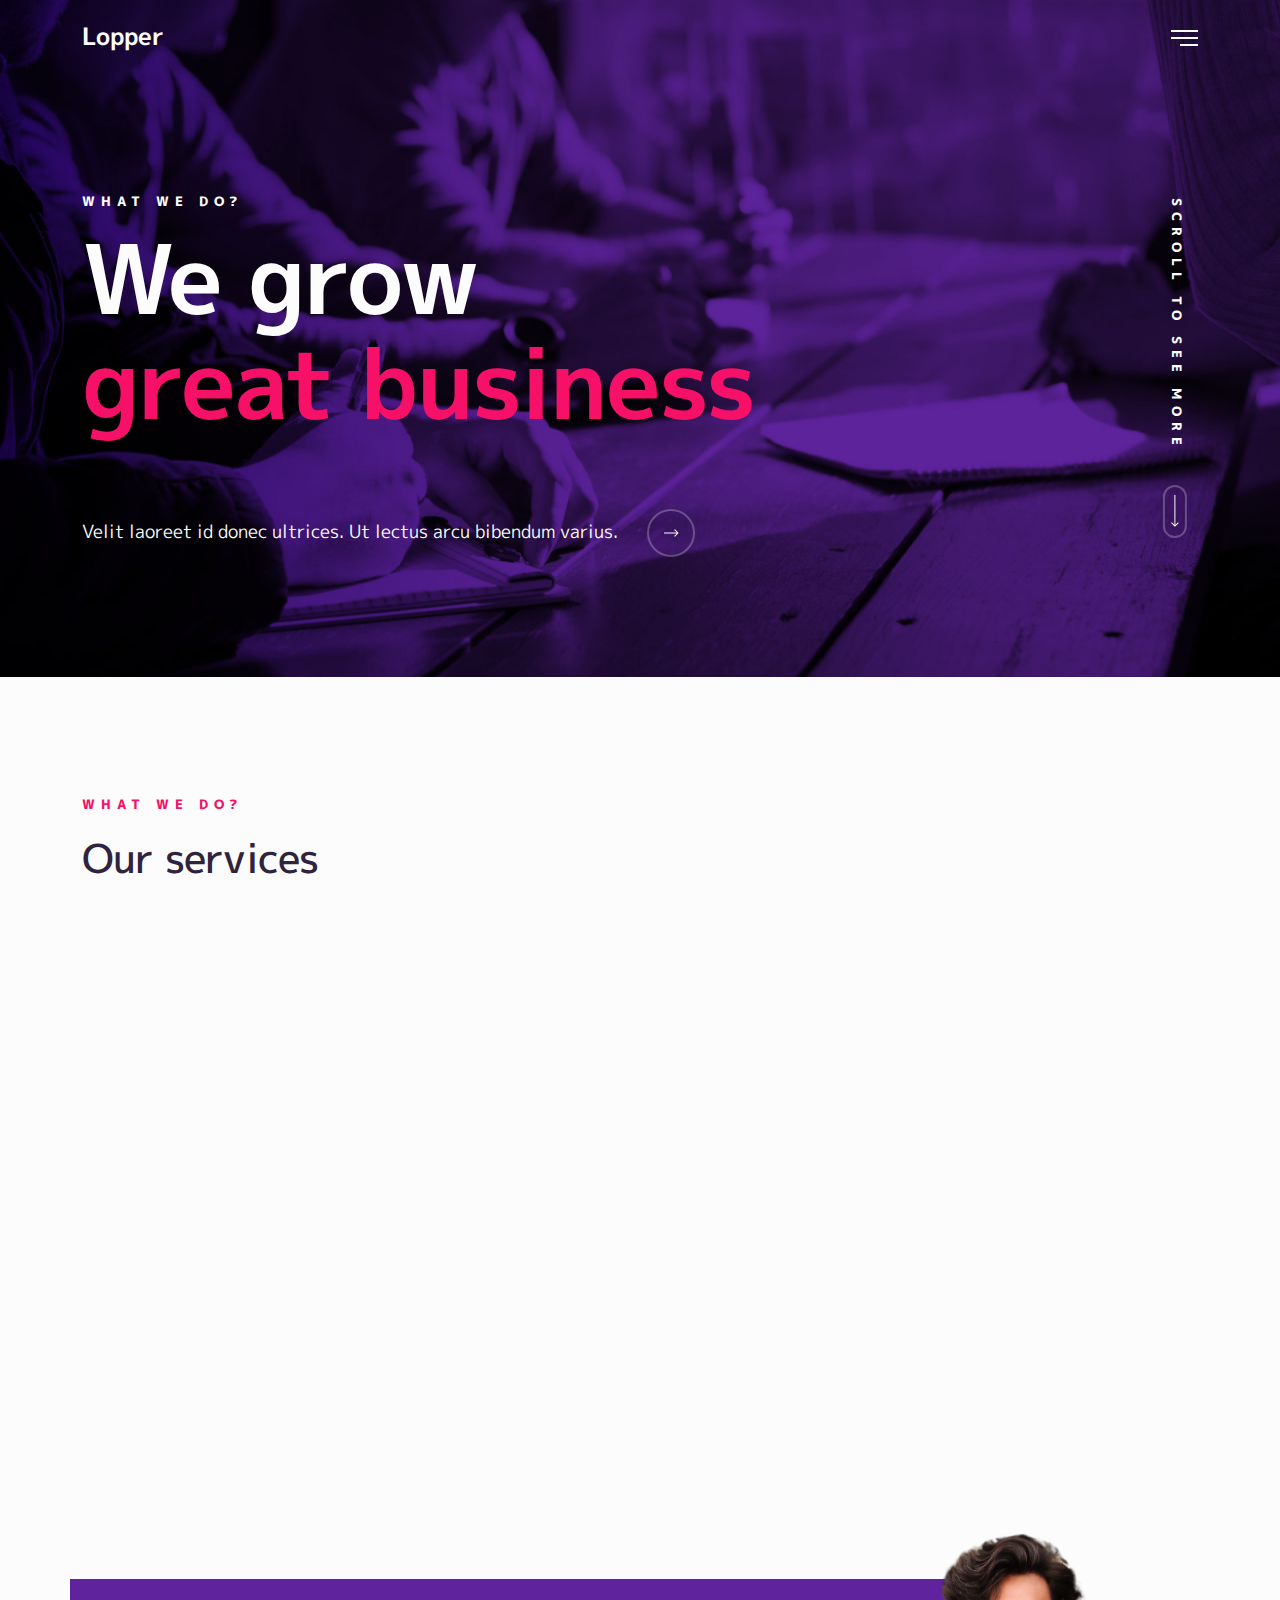
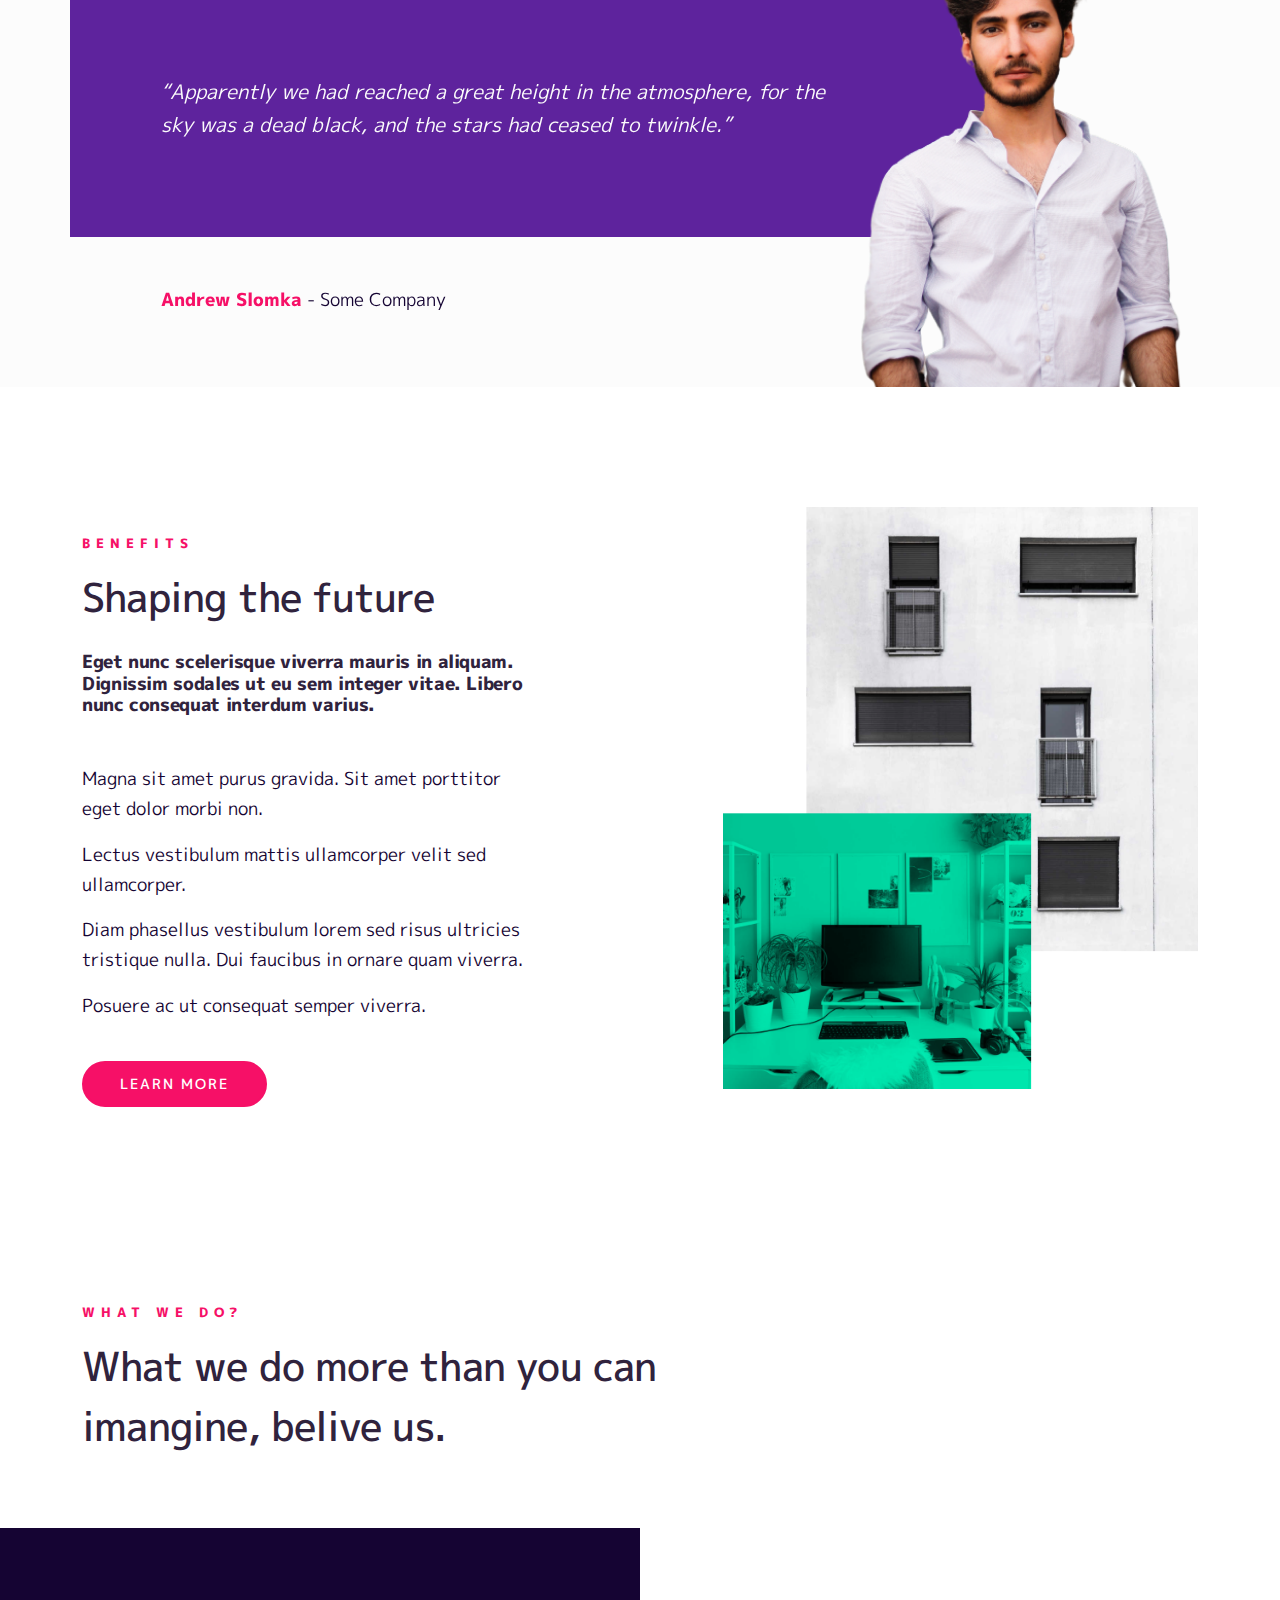
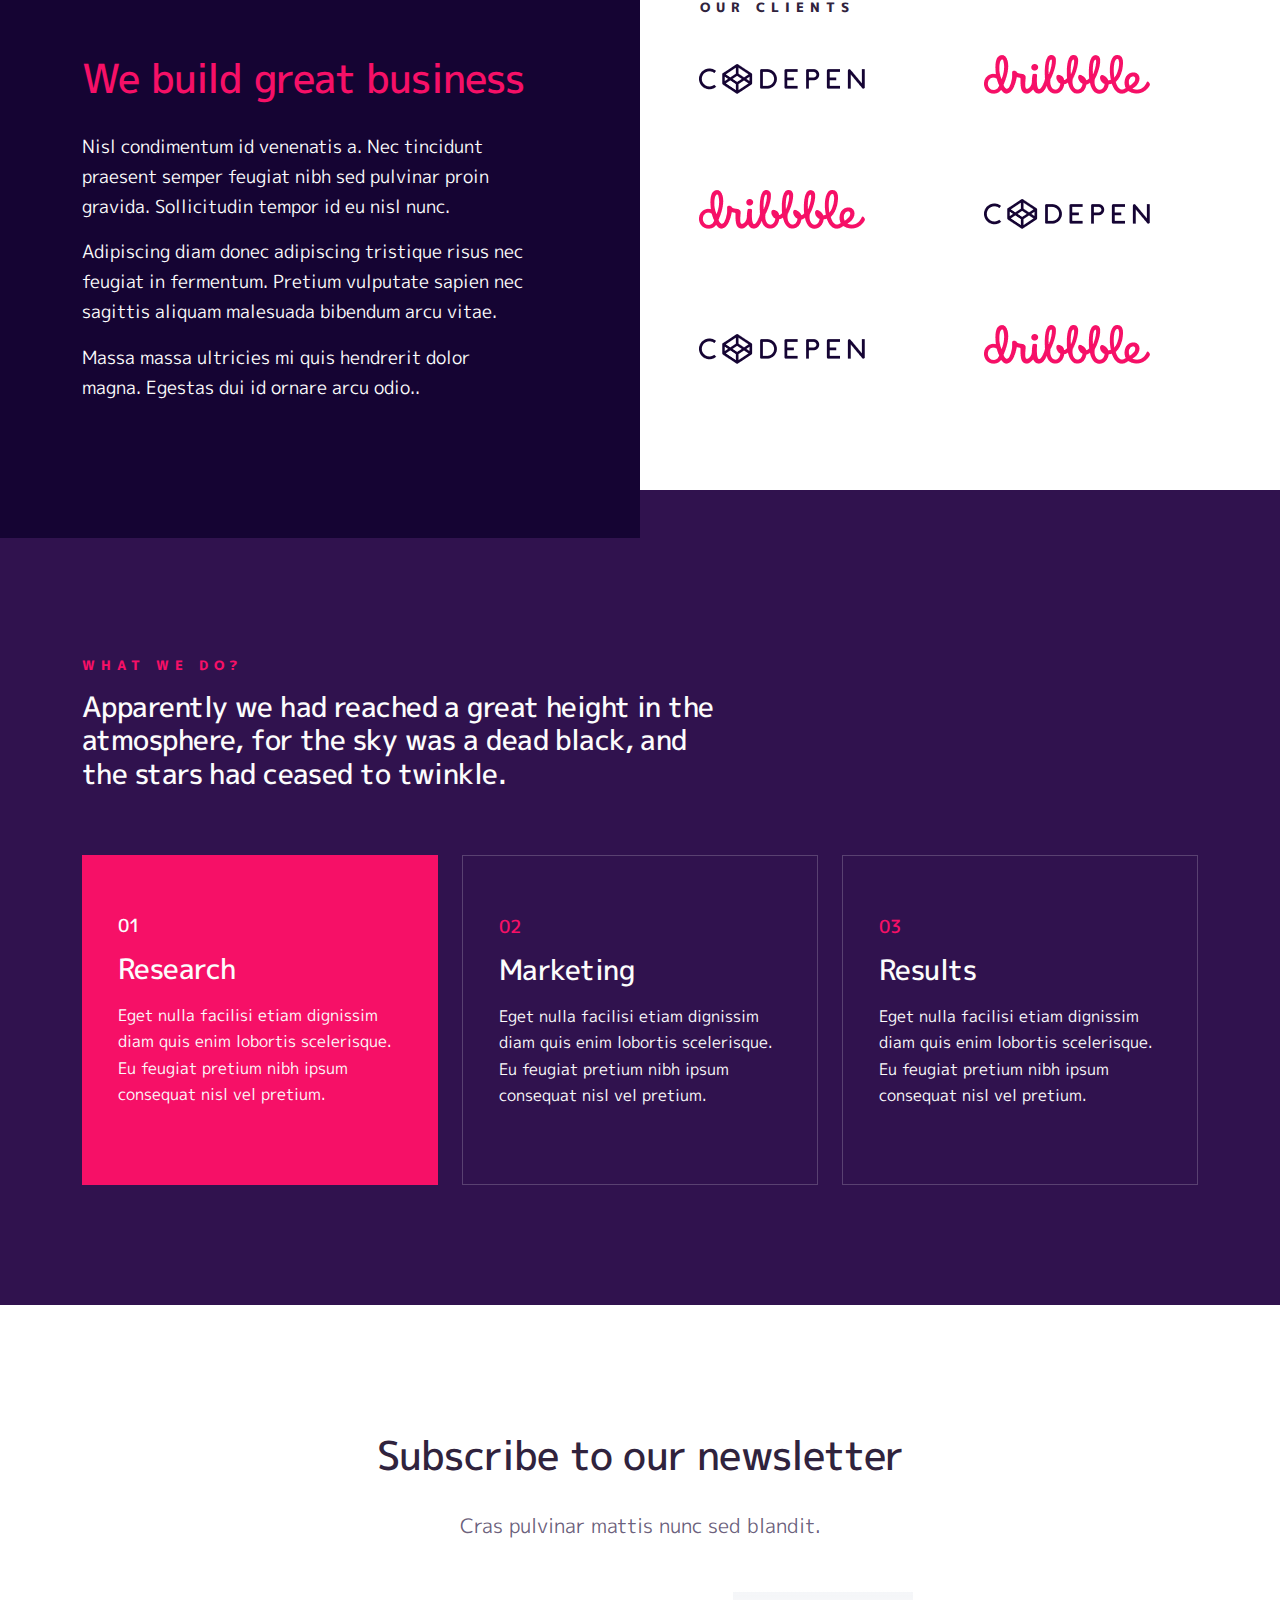
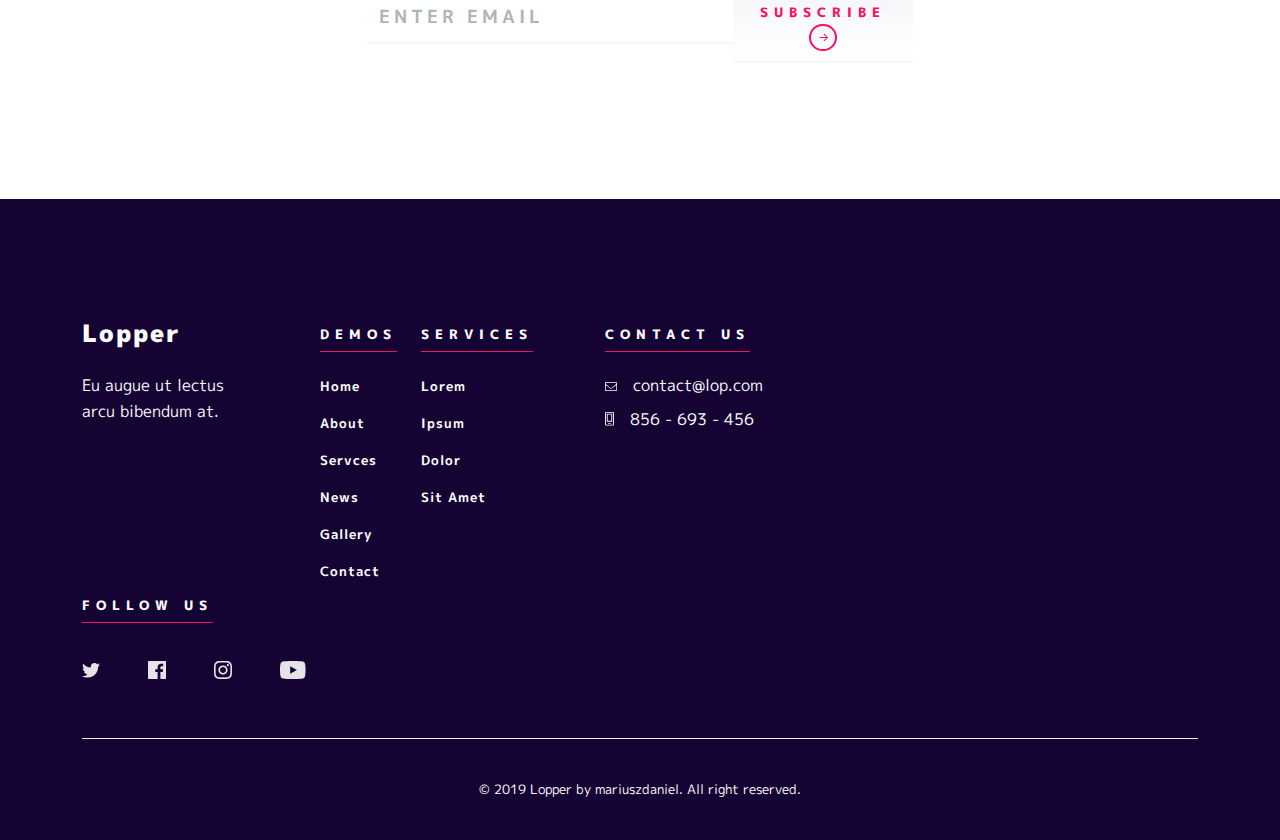
<file: lopper/index.html>
<!doctype html>
<html lang="en">

<head>
  <meta charset="utf-8">
  <title>Lopper | Landing Page</title>
  <meta name="viewport" content="width=device-width, initial-scale=1.0">
  <meta name="description" content="Bootstrap HTML landing page">
  <link href="assets/css/theme.css" rel="stylesheet" type="text/css" media="all"/>
  <link href="https://fonts.googleapis.com/css?family=M+PLUS+1p:400,500,700,800&display=swap" rel="stylesheet">
</head>
<body>


<div class="text-light" data-overlay>
  <img src="assets/img/heros/hero-1.jpg"
       srcset="assets/img/heros/hero-1@2x.png 2x"
       alt="Image"
       class="bg-image">

  <!--Navbar Menu-->
  <div class="position-relative overflow-hidden">
  <nav class="navbar navbar-expand-lg navbar-dark" data-sticky="top">
    <div class="container">
      <a class="navbar-brand" href="index.html">
        Lopper
      </a>

      <div class="d-flex align-items-center order-lg-3">
        <a href="javascript:;"
           class="js-canvas-toggle"
           title="Menu">
          <div class="hamburger-icon">
            <span></span>
            <span></span>
            <span></span>
            <span></span>
          </div>
        </a>
      </div>

      <div class="collapse navbar-collapse order-3 order-lg-2 justify-content-lg-center" id="navigation-menu">
        <ul class="navbar-nav">
          <li class="nav-item">
            <a href="javascript:;" class="nav-link" title="Home">Home</a>
          </li>
          <li class="nav-item">
            <a href="javascript:;" class="nav-link" title="Services">Services</a>
          </li>
          <li class="nav-item">
            <a href="javascript:;" class="nav-link" title="Work">Work</a>
          </li>
          <li class="nav-item">
            <a href="javascript:;" class="nav-link" title="About">About</a>
          </li>
        </ul>
      </div>
    </div>
  </nav>
</div>


  <!--Mobile Menu-->
  <div class="mobile-menu">
  <div class="mobile-menu__inner">
    <ul class="mobile-menu__inner__links">
      <li>
        <a href="javascript:;" title="Home">Home</a>
      </li>
      <li>
        <a href="javascript:;" title="Services">Services</a>
      </li>
      <li>
        <a href="javascript:;" title="Work">Work</a>
      </li>
      <li>
        <a href="javascript:;" title="About">About</a>
      </li>
    </ul>
  </div>
</div>




  <!--Section #1 (Hero)-->
  <section class="o-hidden">
    <div class="container">
      <div class="row justify-content-between">
        <div class="col-md-11">
          <div class="pb-5 text-center text-md-left">
            <h6 class="subtitle text-light text-small">What we do?</h6>
            <h1 class="display-1 text-light">We grow <span
              class="d-block text-pink">great business</span></h1>
          </div>
          <div class="text-large text-center text-md-left">
            Velit laoreet id donec ultrices. Ut lectus arcu bibendum varius.
            <a href="javascript:;" class="btn btn-outline-light rounded-circle ml-2 ml-md-4">
              <img src="assets/img/icons/arrows/arrow-right.svg" alt="Arrow right">
            </a>
          </div>
        </div>
        <div class="col-md-1 d-none d-md-flex p-0 pl-4 justify-content-center align-items-center">
          <p class="rotate-90 letter-spacing-6 weight-800 text-uppercase text-xs">Scroll to see more
            <a href="javascript:;" class="btn btn-outline-light flat-circle ml-4">
              <img src="assets/img/icons/arrows/arrow-long-right.svg" alt="Arrow down">
            </a>
          </p>
        </div>
      </div>
    </div>
  </section>
</div>


<!--Section #2 (Services)-->
<section class="bg-light pb-4 pb-md-5">
  <div class="container">
    <div class="row text-center text-md-left mb-4 mb-md-5">
      <div class="col-md">
        <h6 class="subtitle text-pink">What we do?</h6>
        <h1>Our services</h1>
      </div>
    </div>
    <div class="row text-center">
      <div class="col-md-6 col-lg-4 mb-4 mb-md-5 animation-pulse" data-aos="fade-up" data-aos-delay="100">
        <div class="mx-xl-4">
          <div class="icon icon-outline-pink rounded-circle mb-3">
            <img src="assets/img/icons/services/service-1.svg" data-inject-svg alt="Webdesign icon">
          </div>
          <h5>Webdesign</h5>
          <p class="text-muted">
            Tincidunt lobortis feugiat vivamus at augue eget. Risus feugiat in ante metus dictum. Amet aliquam id diam
            maecenas.
          </p>
        </div>
      </div>
      <div class="col-md-6 col-lg-4 mb-4 mb-md-5 animation-pulse" data-aos="fade-up" data-aos-delay="200">
        <div class="mx-xl-4">
          <div class="icon icon-outline-pink rounded-circle mb-3">
            <img src="assets/img/icons/services/service-2.svg" data-inject-svg alt="Webdev icon">
          </div>
          <h5>Webdev</h5>
          <p class="text-muted">
            Tincidunt lobortis feugiat vivamus at augue eget. Risus feugiat in ante metus dictum. Amet aliquam id diam
            maecenas.
          </p>
        </div>
      </div>
      <div class="col-md-6 col-lg-4 mb-4 mb-md-5 animation-pulse" data-aos="fade-up" data-aos-delay="300">
        <div class="mx-xl-4">
          <div class="icon icon-outline-pink rounded-circle mb-3">
            <img src="assets/img/icons/services/service-3.svg" data-inject-svg alt="Marketing icon">
          </div>
          <h5>Marketing</h5>
          <p class="text-muted">
            Tincidunt lobortis feugiat vivamus at augue eget. Risus feugiat in ante metus dictum. Amet aliquam id diam
            maecenas.
          </p>
        </div>
      </div>
      <div class="col-md-6 col-lg-4 mb-4 mb-md-5 animation-pulse" data-aos="fade-up" data-aos-delay="400">
        <div class="mx-xl-4">
          <div class="icon icon-outline-pink rounded-circle mb-3">
            <img src="assets/img/icons/services/service-3.svg" data-inject-svg alt="Marketing icon">
          </div>
          <h5>Marketing</h5>
          <p class="text-muted">
            Tincidunt lobortis feugiat vivamus at augue eget. Risus feugiat in ante metus dictum. Amet aliquam id diam
            maecenas.
          </p>
        </div>
      </div>
      <div class="col-md-6 col-lg-4 mb-4 mb-md-5 animation-pulse" data-aos="fade-up" data-aos-delay="500">
        <div class="mx-xl-4">
          <div class="icon icon-outline-pink rounded-circle mb-3">
            <img src="assets/img/icons/services/service-1.svg" data-inject-svg alt="Webdesign icon">
          </div>
          <h5>Webdesign</h5>
          <p class="text-muted">
            Tincidunt lobortis feugiat vivamus at augue eget. Risus feugiat in ante metus dictum. Amet aliquam id diam
            maecenas.
          </p>
        </div>
      </div>
      <div class="col-md-6 col-lg-4 mb-4 mb-md-5 animation-pulse" data-aos="fade-up" data-aos-delay="600">
        <div class="mx-xl-4">
          <div class="icon icon-outline-pink rounded-circle mb-3">
            <img src="assets/img/icons/services/service-2.svg" data-inject-svg alt="Webdev icon">
          </div>
          <h5>Webdev</h5>
          <p class="text-muted">
            Tincidunt lobortis feugiat vivamus at augue eget. Risus feugiat in ante metus dictum. Amet aliquam id diam
            maecenas.
          </p>
        </div>
      </div>
    </div>
  </div>
</section>


<!--Section #3 (Hero)-->
<section class="bg-light p-0 pt-3">
  <div class="container">
    <div class="row">
      <div class="col-12 col-lg-10 bg-purple py-0 py-md-4 py-xl-5">
        <div class="row">
          <div class="col-md-5 col-lg-9 offset-md-1">
            <div class="py-5 text-light lead font-italic">
              “Apparently we had reached a great height in the atmosphere, for the sky was a dead black, and the stars
              had
              ceased to twinkle.”
            </div>
          </div>
        </div>
      </div>
    </div>
    <div class="row pb-4">
      <div class="col-md-10">
        <div class="row">
          <div class="col-md-9 offset-md-1">
            <div class="pt-4 pt-md-5 pb-5 text-large">
              <span class="text-pink weight-800">Andrew Slomka</span> - Some Company
            </div>
          </div>
        </div>
      </div>
    </div>
    <img src="assets/img/testimonials/testimonial-1.png"
         srcset="assets/img/testimonials/testimonial-1@2x.png 2x"
         class="position-absolute bottom right mw-100 d-none d-md-block"
         alt="Portrait">
  </div>
</section>


<!--Section #4 (Features)-->
<section>
  <div class="container">
    <div class="row align-items-center text-center text-md-left">
      <div class="col-md-6 col-xl-5">
        <h6 class="subtitle text-pink">Benefits</h6>
        <h1>Shaping the future</h1>
        <h5 class="weight-800 mb-5">Eget nunc scelerisque viverra mauris in aliquam. Dignissim sodales ut eu sem integer
          vitae. Libero nunc
          consequat interdum varius.</h5>
        <div class="text-large pb-4">
          <p>Magna sit amet purus gravida. Sit amet porttitor eget dolor morbi non.</p>
          <p>Lectus vestibulum mattis ullamcorper velit sed ullamcorper.</p>
          <p>Diam phasellus vestibulum lorem sed risus ultricies tristique nulla. Dui faucibus in ornare quam
            viverra.</p>
          <p>Posuere ac ut consequat semper viverra.</p>
        </div>
        <a href="javascript:;" class="btn btn-pink btn-more">Learn more</a>
      </div>
      <div class="col-md-6 col-lg-6 col-xl-7 order-first order-md-last">
        <div class="row justify-content-center justify-content-md-end pb-5">
          <div class="col-8 col-md-11 col-xl-9">
            <img src="assets/img/features/feature-1.png"
                 srcset="assets/img/features/feature-1@2x.png 2x"
                 alt="Features image"
                 class="mw-100">
          </div>
        </div>
      </div>
    </div>
  </div>
</section>


<!--Section #5 (What we do)-->
<section class="pt-5 pb-2 pb-lg-5">
  <div class="container">
    <div class="row text-center text-md-left">
      <div class="col-lg-7">
        <h6 class="subtitle text-pink">What we do?</h6>
        <h1>What we do more than you can
          imangine, belive us.</h1>
      </div>
    </div>
  </div>
</section>


<!--Section #6 (Clients)-->
<section class="text-center text-md-left">
  <div class="bg-dark position-absolute left bottom w-50 h-100 d-none d-lg-block z-index-1">
  </div>
  <div class="container">
    <div class="row">
      <div class="col-lg-6 col-xl-5 text-light text-dark-down-md">
        <h1 class="text-pink">
          We build great business
        </h1>
        <p class="text-large">
          Nisl condimentum id venenatis a. Nec tincidunt praesent semper feugiat nibh sed pulvinar proin gravida.
          Sollicitudin tempor id eu nisl nunc.
        </p>
        <p class="text-large">
          Adipiscing diam donec adipiscing tristique risus nec feugiat in fermentum. Pretium vulputate sapien nec
          sagittis aliquam malesuada bibendum arcu vitae.
        </p>
        <p class="text-large">
          Massa massa ultricies mi quis hendrerit dolor magna. Egestas dui id ornare arcu odio..
        </p>
      </div>
      <div class="offset-xl-1 col-lg-6">
        <h6 class="subtitle pl-lg-4 pl-xl-5 pt-4 pt-lg-0 mt-lg-n5">Our clients</h6>
        <div class="row align-items-end text-center py-4 pb-lg-5 pt-lg-4">
          <div class="col-6">
            <img src="assets/img/clients/client-1.png"
                 srcset="assets/img/clients/client-1@2x.png 2x"
                 alt="Codepen">
          </div>
          <div class="col-6">
            <img src="assets/img/clients/client-2.png"
                 srcset="assets/img/clients/client-2@2x.png 2x"
                 alt="Dribble">
          </div>
        </div>
        <div class="row align-items-end text-center py-4 py-lg-5">
          <div class="col-6">
            <img src="assets/img/clients/client-2.png"
                 srcset="assets/img/clients/client-2@2x.png 2x"
                 alt="Dribble">
          </div>
          <div class="col-6">
            <img src="assets/img/clients/client-1.png"
                 srcset="assets/img/clients/client-1@2x.png 2x"
                 alt="Codepen">
          </div>
        </div>
        <div class="row align-items-end text-center py-4 py-lg-5">
          <div class="col-6">
            <img src="assets/img/clients/client-1.png"
                 srcset="assets/img/clients/client-1@2x.png 2x"
                 alt="Codepen">
          </div>
          <div class="col-6">
            <img src="assets/img/clients/client-2.png"
                 srcset="assets/img/clients/client-2@2x.png 2x"
                 alt="Dribble">
          </div>
        </div>
      </div>
    </div>
  </div>
</section>


<!--Section #7 (Cards section)-->
<section class="bg-purple-1 text-light mt-lg-n5">
  <div class="container">
    <div class="row text-center text-md-left pb-5 pt-lg-5">
      <div class="col-lg-7">
        <h6 class="subtitle text-pink">What we do?</h6>
        <h3 class="text-light">Apparently we had reached a great height in the atmosphere, for the sky was a dead black,
          and the stars had
          ceased to twinkle.</h3>
      </div>
    </div>
    <div class="row">
      <div class="col-md-6 col-lg-4 mb-3 mb-md-4 mb-lg-0">
        <div class="card active py-4 h-100 hover-box-shadow">
          <div class="card-body">
            <h5>01</h5>
            <h3>Research</h3>
            <p>
              Eget nulla facilisi etiam dignissim diam quis enim lobortis scelerisque. Eu feugiat pretium nibh ipsum
              consequat nisl vel pretium.
            </p>
          </div>
        </div>
      </div>
      <div class="col-md-6 col-lg-4 mb-3 mb-md-4 mb-lg-0">
        <div class="card py-4 h-100 hover-box-shadow">
          <div class="card-body">
            <h5>02</h5>
            <h3>Marketing</h3>
            <p>
              Eget nulla facilisi etiam dignissim diam quis enim lobortis scelerisque. Eu feugiat pretium nibh ipsum
              consequat nisl vel pretium.
            </p>
          </div>
        </div>
      </div>
      <div class="col-md-6 col-lg-4 mb-3 mb-md-4 mb-lg-0">
        <div class="card py-4 h-100 hover-box-shadow">
          <div class="card-body">
            <h5>03</h5>
            <h3>Results</h3>
            <p>
              Eget nulla facilisi etiam dignissim diam quis enim lobortis scelerisque. Eu feugiat pretium nibh ipsum
              consequat nisl vel pretium.
            </p>
          </div>
        </div>
      </div>
    </div>
  </div>
</section>


<!--Section #8 (Testimonials)-->
<!--<section class="bg-light pt-0">-->
<!--  <div class="container">-->
<!--    <div class="row text-center justify-content-center">-->
<!--      <div class="col-12">-->
<!--        <div class="row text-center justify-content-center">-->
<!--          <div class="col-lg-4">-->
<!--            <img src="assets/img/avatars/avatar-1.png"-->
<!--                 srcset="assets/img/avatars/avatar-1@2x.png 2x"-->
<!--                 alt="Avatar"-->
<!--                 class="mt-n5">-->
<!--          </div>-->
<!--        </div>-->
<!--      </div>-->
<!--    </div>-->
<!--  </div>-->
<!--</section>-->


<!--Section #9 (Call to action)-->
<section>
  <div class="container">
    <div class="row justify-content-center text-center">
      <div class="col-md-9 col-lg-6">
        <h1>Subscribe to our newsletter</h1>
        <p class="lead text-muted mb-4 mb-md-5">Cras pulvinar mattis nunc sed blandit.</p>
        <form name="form-subscribe" method="get">
          <div class="d-flex flex-column flex-sm-row form-group">
            <input class="form-control mb-3 mb-sm-0 w-auto flex-grow-1" name="email"
                   placeholder="Enter email" type="email" required>
            <button type="submit" class="btn btn-subscribe">
              <span>Subscribe</span>
              <div class="btn btn-sm btn-outline-pink btn-subscribe rounded-circle">
                <img src="assets/img/icons/arrows/arrow-subscribe-right.svg" alt="Arrow right">
              </div>
            </button>
          </div>
        </form>
      </div>
    </div>
  </div>
</section>


<!-- Footer -->
<footer class="footer text-light bg-body-color pb-4">
  <div class="container">
    <div class="row">
      <div class="col-md-2 col-lg-3 col-xl-2 mr-xl-5 mb-4 mb-md-0">
        <h4 class="mb-xl-4">Lopper</h4>
        <p>Eu augue ut lectus arcu bibendum at.</p>
      </div>
      <div class="col-md-auto col-lg-auto col-xl-auto mb-4 mb-md-0">
        <h6>Demos</h6>
        <ul class="nav flex-row flex-md-column">
          <li class="nav-item mr-3 mr-md-0">
            <a href="javascript:;" class="nav-link px-0 py-2">Home</a>
          </li>
          <li class="nav-item mr-3 mr-md-0">
            <a href="javascript:;" class="nav-link px-0 py-2">About</a>
          </li>
          <li class="nav-item mr-3 mr-md-0">
            <a href="javascript:;" class="nav-link px-0 py-2">Servces</a>
          </li>
          <li class="nav-item mr-3 mr-md-0">
            <a href="javascript:;" class="nav-link px-0 py-2">News</a>
          </li>
          <li class="nav-item mr-3 mr-md-0">
            <a href="javascript:;" class="nav-link px-0 py-2">Gallery</a>
          </li>
          <li class="nav-item mr-3 mr-md-0">
            <a href="javascript:;" class="nav-link px-0 py-2">Contact</a>
          </li>
        </ul>
      </div>
      <div class="col-md-auto col-lg-auto col-xl-auto mr-xl-5 mb-4 mb-md-0">
        <h6>Services</h6>
        <ul class="nav flex-row flex-md-column">
          <li class="nav-item mr-3 mr-md-0">
            <a href="javascript:;" class="nav-link px-0 py-2">Lorem</a>
          </li>
          <li class="nav-item mr-3 mr-md-0">
            <a href="javascript:;" class="nav-link px-0 py-2">Ipsum</a>
          </li>
          <li class="nav-item mr-3 mr-md-0">
            <a href="javascript:;" class="nav-link px-0 py-2">Dolor</a>
          </li>
          <li class="nav-item mr-3 mr-md-0">
            <a href="javascript:;" class="nav-link px-0 py-2">Sit Amet</a>
          </li>
        </ul>
      </div>
      <div class="col-md-auto col-lg-auto col-xl-2 mr-lg-3 mr-xl-5 mb-4 mb-md-0">
        <h6>Contact us</h6>
        <ul class="nav flex-column links-contact">
          <li class="nav-item d-flex align-items-center my-1">
            <img src="assets/img/icons/interface/mail.svg" class="mt-1" data-inject-svg alt="Mail icon">
            <a href="mailto:contact@lop.com" class="ml-3">contact@lop.com</a>
          </li>
          <li class="nav-item d-flex align-items-center my-1">
            <img src="assets/img/icons/interface/phone.svg" data-inject-svg alt="Phone icon">
            <a href="tel:856693456" class="ml-3">856 - 693 - 456</a>
          </li>
        </ul>
      </div>
      <div class="col-md-3 col-lg-3 col-xl-4 mb-4 mb-md-0">
        <h6>Follow us</h6>
        <ul class="nav links-contact">
          <li class="nav-item d-flex align-items-center my-1 my-xl-3 mr-3 mr-xl-5">
            <a href="javascript:;">
              <img src="assets/img/icons/social/twitter.svg" data-inject-svg alt="Twitter icon">
            </a>
          </li>
          <li class="nav-item d-flex align-items-center my-1 my-xl-3 mr-3 mr-xl-5">
            <a href="javascript:;">
              <img src="assets/img/icons/social/facebook.svg" data-inject-svg alt="Facebook icon">
            </a>
          </li>
          <li class="nav-item d-flex align-items-center my-1 my-xl-3 mr-3 mr-xl-5">
            <a href="javascript:;">
              <img src="assets/img/icons/social/instagram.svg" data-inject-svg alt="Instagram icon">
            </a>
          </li>
          <li class="nav-item d-flex align-items-center my-1 my-xl-3 mr-3 mr-xl-5">
            <a href="javascript:;">
              <img src="assets/img/icons/social/youtube.svg" data-inject-svg alt="Youtube icon">
            </a>
          </li>
        </ul>
      </div>
    </div>
    <div class="row my-1 my-xl-3">
      <div class="col">
        <hr>
      </div>
    </div>
    <div class="row justify-content-center">
      <div class="col-auto">
        <p class="text-xs">&copy; 2019 Lopper by mariuszdaniel. All right reserved.</p>
      </div>
    </div>
  </div>
</footer>


<!-- Back To Top Button -->



<!-- Scripts -->
<!-- Required vendor scripts (Do not remove) -->
<script type="text/javascript" src="assets/js/jquery.min.js"></script>
<script type="text/javascript" src="assets/js/popper.min.js"></script>
<script type="text/javascript" src="assets/js/bootstrap.js"></script>

<!-- Optional Vendor Scripts (Remove the plugin script here and comment initializer script out of index.js if site does not use that feature) -->
<!-- FontAwesome (Icon library) -->
<!--<script src="https://kit.fontawesome.com/066e2bacac.js"></script>-->
<!-- AOS (Animate On Scroll - animates elements into view while scrolling down) -->
<script type="text/javascript" src="assets/js/aos.js"></script>
<!-- Fancybox (handles image and video lightbox and galleries) -->
<script type="text/javascript" src="assets/js/jquery.fancybox.min.js"></script>
<!-- Swiper (handles touch enabled carousels and sliders) -->
<script type="text/javascript" src="assets/js/swiper.min.js"></script>
<!-- jarallax (parallax effect and video backgrounds) -->
<script type="text/javascript" src="assets/js/jarallax.min.js"></script>
<script type="text/javascript" src="assets/js/jarallax-element.min.js"></script>
<!-- jQuery Countdown (displays countdown text to a specified date) -->
<script type="text/javascript" src="assets/js/jquery.countdown.min.js"></script>
<!-- ScrollMonitor (manages events for elements scrolling in and out of view) -->
<script type="text/javascript" src="assets/js/scrollMonitor.js"></script>
<!-- SVGInjector (replaces img tags with SVG code to allow easy inclusion of SVGs with the benefit of inheriting colors and styles)-->
<script type="text/javascript" src="assets/js/svg-injector.umd.production.js"></script>
<!-- Required theme scripts (Do not remove) -->
<script type="text/javascript" src="assets/js/theme.js"></script>



</body>

</html>
</file>
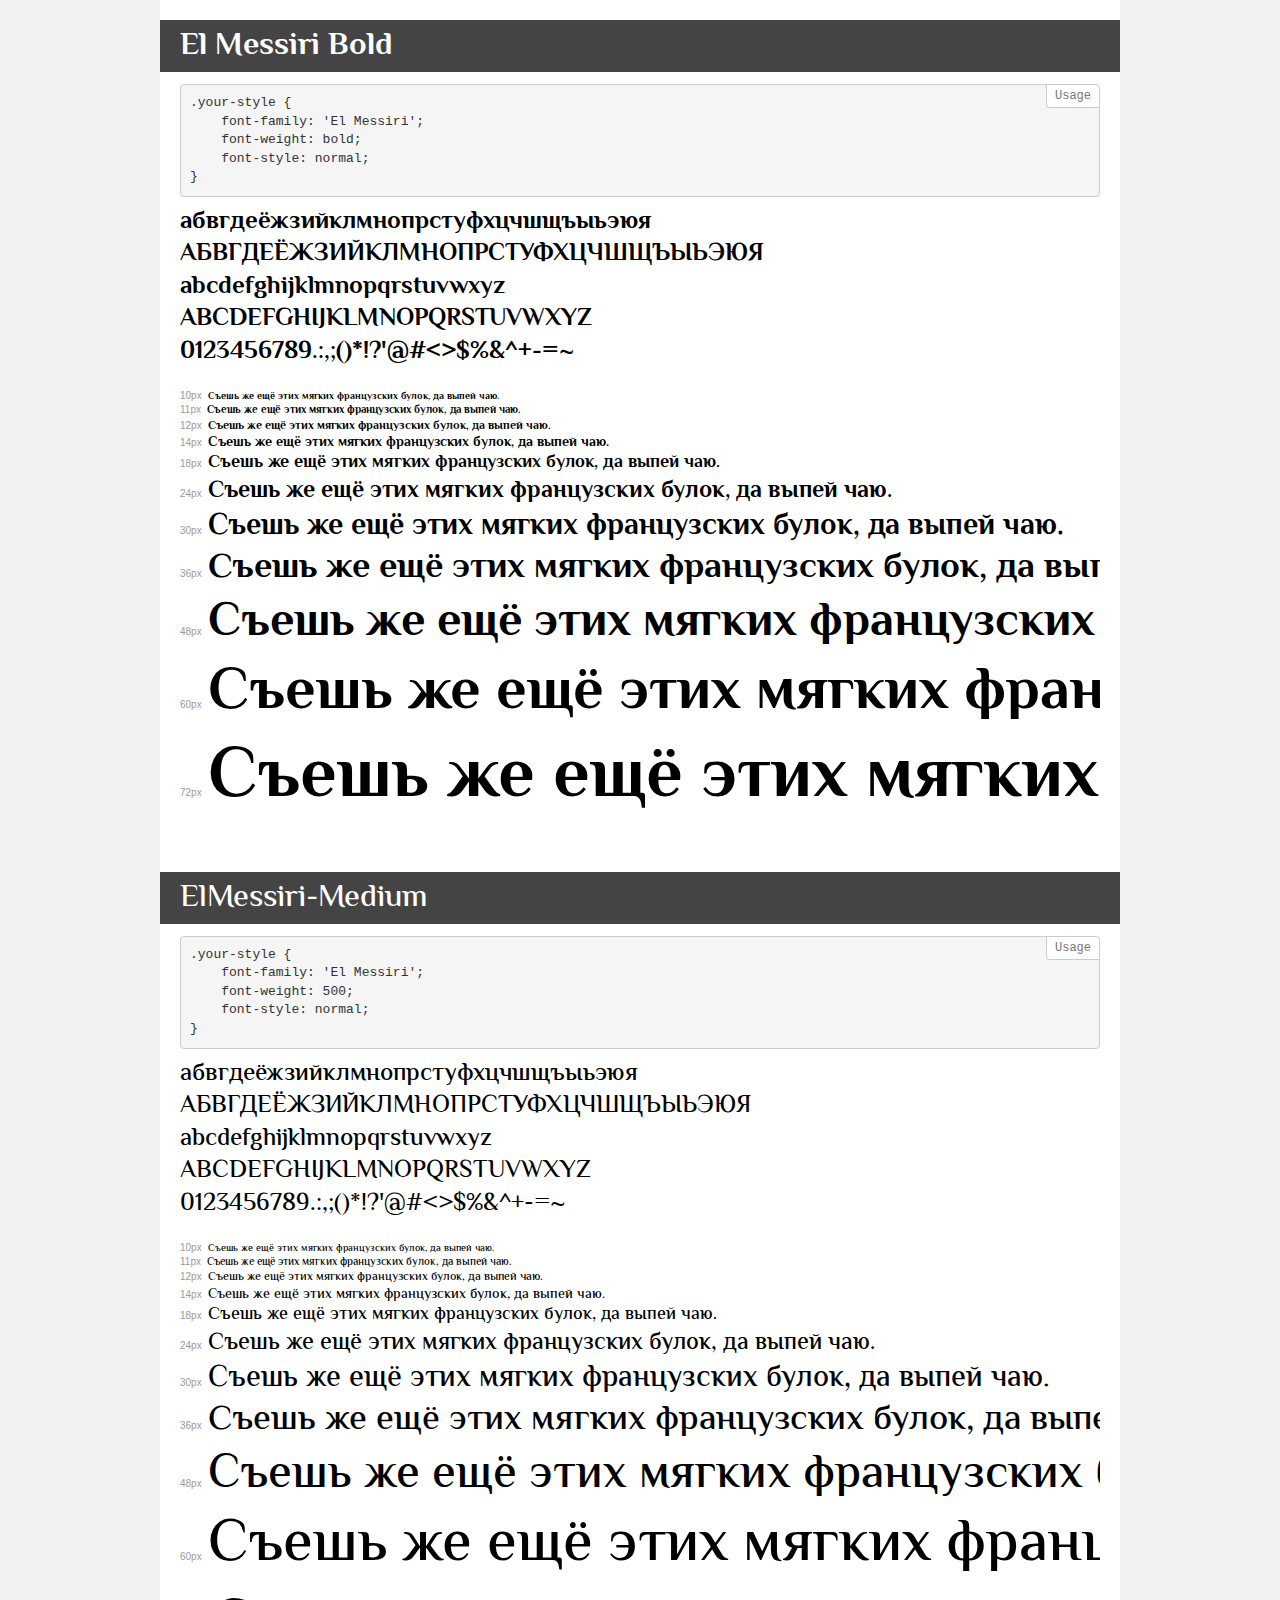
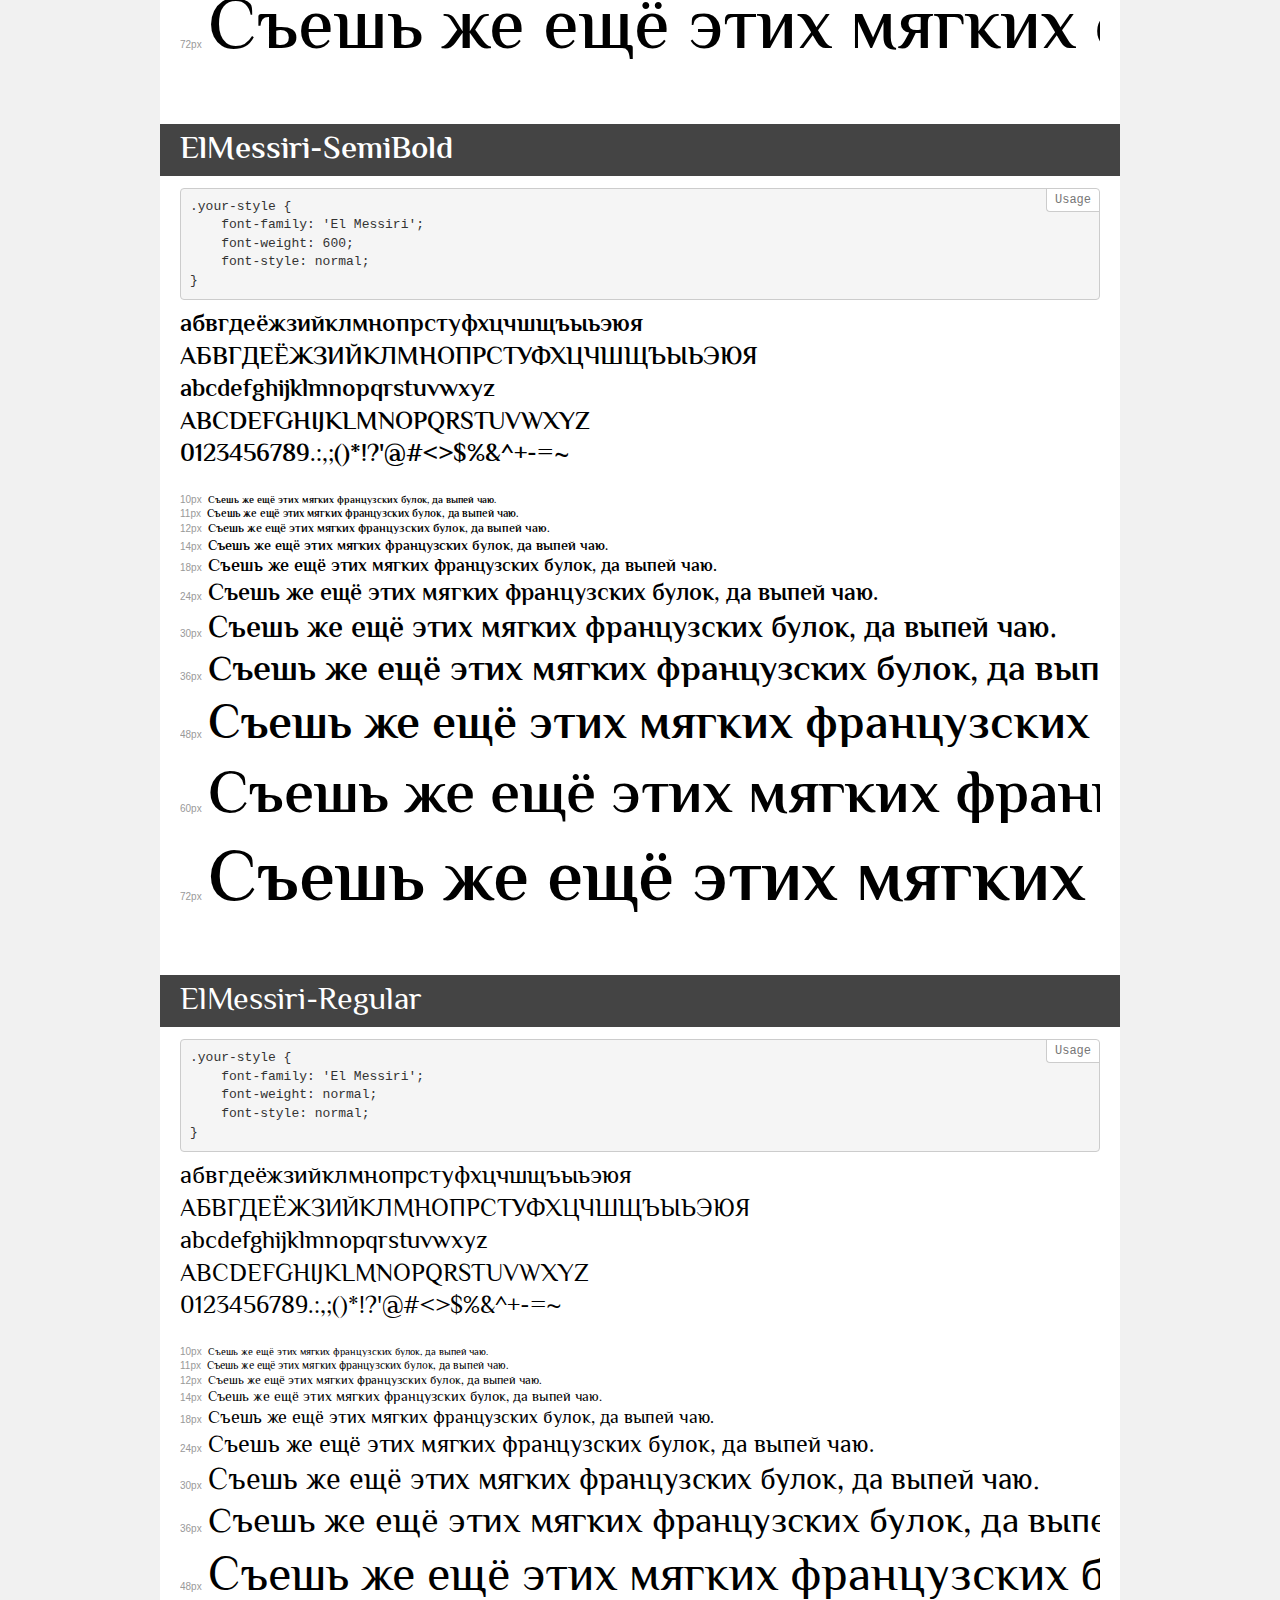
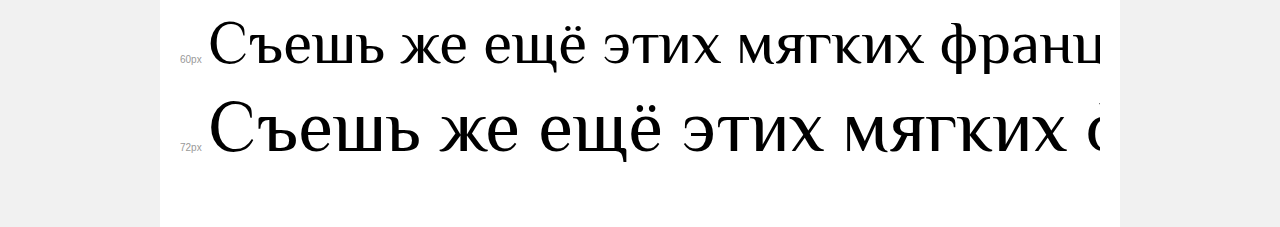
<file: Fooddo/fonts/ElMessiri/demo.html>
<!DOCTYPE html>
<html>
<head>
    <meta charset="utf-8">
    <meta http-equiv="X-UA-Compatible" content="IE=edge">
    <meta name="viewport" content="width=device-width, initial-scale=1">
    <meta name="robots" content="noindex, noarchive">
    <title>Transfonter demo</title>
    <link href="stylesheet.css" rel="stylesheet">
    <style>
        /*
        http://meyerweb.com/eric/tools/css/reset/
        v2.0 | 20110126
        License: none (public domain)
        */
        html, body, div, span, applet, object, iframe,
        h1, h2, h3, h4, h5, h6, p, blockquote, pre,
        a, abbr, acronym, address, big, cite, code,
        del, dfn, em, img, ins, kbd, q, s, samp,
        small, strike, strong, sub, sup, tt, var,
        b, u, i, center,
        dl, dt, dd, ol, ul, li,
        fieldset, form, label, legend,
        table, caption, tbody, tfoot, thead, tr, th, td,
        article, aside, canvas, details, embed,
        figure, figcaption, footer, header, hgroup,
        menu, nav, output, ruby, section, summary,
        time, mark, audio, video {
            margin: 0;
            padding: 0;
            border: 0;
            font-size: 100%;
            font: inherit;
            vertical-align: baseline;
        }
        /* HTML5 display-role reset for older browsers */
        article, aside, details, figcaption, figure,
        footer, header, hgroup, menu, nav, section {
            display: block;
        }
        body {
            line-height: 1;
        }
        ol, ul {
            list-style: none;
        }
        blockquote, q {
            quotes: none;
        }
        blockquote:before, blockquote:after,
        q:before, q:after {
            content: '';
            content: none;
        }
        table {
            border-collapse: collapse;
            border-spacing: 0;
        }
        /* common styles */
        body {
            background: #f1f1f1;
            color: #000;
        }
        .page {
            background: #fff;
            width: 920px;
            margin: 0 auto;
            padding: 20px 20px 0 20px;
            overflow: hidden;
        }
        .font-container {
            overflow-x: auto;
            overflow-y: hidden;
            margin-bottom: 40px;
            line-height: 1.3;
            white-space: nowrap;
            padding-bottom: 5px;
        }
        h1 {
            position: relative;
            background: #444;
            font-size: 32px;
            color: #fff;
            padding: 10px 20px;
            margin: 0 -20px 12px -20px;
        }
        .letters {
            font-size: 25px;
            margin-bottom: 20px;
        }
        .s10:before {
            content: '10px';
        }
        .s11:before {
            content: '11px';
        }
        .s12:before {
            content: '12px';
        }
        .s14:before {
            content: '14px';
        }
        .s18:before {
            content: '18px';
        }
        .s24:before {
            content: '24px';
        }
        .s30:before {
            content: '30px';
        }
        .s36:before {
            content: '36px';
        }
        .s48:before {
            content: '48px';
        }
        .s60:before {
            content: '60px';
        }
        .s72:before {
            content: '72px';
        }
        .s10:before, .s11:before, .s12:before, .s14:before,
        .s18:before, .s24:before, .s30:before, .s36:before,
        .s48:before, .s60:before, .s72:before {
            font-family: Arial, sans-serif;
            font-size: 10px;
            font-weight: normal;
            font-style: normal;
            color: #999;
            padding-right: 6px;
        }
        pre {
            display: block;
            position: relative;
            padding: 9px;
            margin: 0 0 10px;
            font-family: Monaco, Menlo, Consolas, "Courier New", monospace !important;
            font-size: 13px;
            line-height: 1.428571429;
            color: #333;
            font-weight: normal !important;
            font-style: normal !important;
            background-color: #f5f5f5;
            border: 1px solid #ccc;
            overflow-x: auto;
            border-radius: 4px;
        }
        pre:after {
            display: block;
            position: absolute;
            right: 0;
            top: 0;
            content: 'Usage';
            line-height: 1;
            padding: 5px 8px;
            font-size: 12px;
            color: #767676;
            background-color: #fff;
            border: 1px solid #ccc;
            border-right: none;
            border-top: none;
            border-radius: 0 4px 0 4px;
            z-index: 10;
        }
        /* responsive */
        @media (max-width: 959px) {
            .page {
                width: auto;
                margin: 0;
            }
        }
    </style>
</head>
<body>
<div class="page">
    <div class="demo" style="font-family: 'El Messiri'; font-weight: bold; font-style: normal;">
        <h1>El Messiri Bold</h1>
        <pre>.your-style {
    font-family: 'El Messiri';
    font-weight: bold;
    font-style: normal;
}</pre>
        <div class="font-container">
            <p class="letters">
                абвгдеёжзийклмнопрстуфхцчшщъыьэюя<br>
АБВГДЕЁЖЗИЙКЛМНОПРСТУФХЦЧШЩЪЫЬЭЮЯ<br>
abcdefghijklmnopqrstuvwxyz<br>
ABCDEFGHIJKLMNOPQRSTUVWXYZ<br>
                0123456789.:,;()*!?'@#<>$%&^+-=~
            </p>
            <p class="s10" style="font-size: 10px;">Съешь же ещё этих мягких французских булок, да выпей чаю.</p>
            <p class="s11" style="font-size: 11px;">Съешь же ещё этих мягких французских булок, да выпей чаю.</p>
            <p class="s12" style="font-size: 12px;">Съешь же ещё этих мягких французских булок, да выпей чаю.</p>
            <p class="s14" style="font-size: 14px;">Съешь же ещё этих мягких французских булок, да выпей чаю.</p>
            <p class="s18" style="font-size: 18px;">Съешь же ещё этих мягких французских булок, да выпей чаю.</p>
            <p class="s24" style="font-size: 24px;">Съешь же ещё этих мягких французских булок, да выпей чаю.</p>
            <p class="s30" style="font-size: 30px;">Съешь же ещё этих мягких французских булок, да выпей чаю.</p>
            <p class="s36" style="font-size: 36px;">Съешь же ещё этих мягких французских булок, да выпей чаю.</p>
            <p class="s48" style="font-size: 48px;">Съешь же ещё этих мягких французских булок, да выпей чаю.</p>
            <p class="s60" style="font-size: 60px;">Съешь же ещё этих мягких французских булок, да выпей чаю.</p>
            <p class="s72" style="font-size: 72px;">Съешь же ещё этих мягких французских булок, да выпей чаю.</p>
        </div>
    </div>
    <div class="demo" style="font-family: 'El Messiri'; font-weight: 500; font-style: normal;">
        <h1>ElMessiri-Medium</h1>
        <pre>.your-style {
    font-family: 'El Messiri';
    font-weight: 500;
    font-style: normal;
}</pre>
        <div class="font-container">
            <p class="letters">
                абвгдеёжзийклмнопрстуфхцчшщъыьэюя<br>
АБВГДЕЁЖЗИЙКЛМНОПРСТУФХЦЧШЩЪЫЬЭЮЯ<br>
abcdefghijklmnopqrstuvwxyz<br>
ABCDEFGHIJKLMNOPQRSTUVWXYZ<br>
                0123456789.:,;()*!?'@#<>$%&^+-=~
            </p>
            <p class="s10" style="font-size: 10px;">Съешь же ещё этих мягких французских булок, да выпей чаю.</p>
            <p class="s11" style="font-size: 11px;">Съешь же ещё этих мягких французских булок, да выпей чаю.</p>
            <p class="s12" style="font-size: 12px;">Съешь же ещё этих мягких французских булок, да выпей чаю.</p>
            <p class="s14" style="font-size: 14px;">Съешь же ещё этих мягких французских булок, да выпей чаю.</p>
            <p class="s18" style="font-size: 18px;">Съешь же ещё этих мягких французских булок, да выпей чаю.</p>
            <p class="s24" style="font-size: 24px;">Съешь же ещё этих мягких французских булок, да выпей чаю.</p>
            <p class="s30" style="font-size: 30px;">Съешь же ещё этих мягких французских булок, да выпей чаю.</p>
            <p class="s36" style="font-size: 36px;">Съешь же ещё этих мягких французских булок, да выпей чаю.</p>
            <p class="s48" style="font-size: 48px;">Съешь же ещё этих мягких французских булок, да выпей чаю.</p>
            <p class="s60" style="font-size: 60px;">Съешь же ещё этих мягких французских булок, да выпей чаю.</p>
            <p class="s72" style="font-size: 72px;">Съешь же ещё этих мягких французских булок, да выпей чаю.</p>
        </div>
    </div>
    <div class="demo" style="font-family: 'El Messiri'; font-weight: 600; font-style: normal;">
        <h1>ElMessiri-SemiBold</h1>
        <pre>.your-style {
    font-family: 'El Messiri';
    font-weight: 600;
    font-style: normal;
}</pre>
        <div class="font-container">
            <p class="letters">
                абвгдеёжзийклмнопрстуфхцчшщъыьэюя<br>
АБВГДЕЁЖЗИЙКЛМНОПРСТУФХЦЧШЩЪЫЬЭЮЯ<br>
abcdefghijklmnopqrstuvwxyz<br>
ABCDEFGHIJKLMNOPQRSTUVWXYZ<br>
                0123456789.:,;()*!?'@#<>$%&^+-=~
            </p>
            <p class="s10" style="font-size: 10px;">Съешь же ещё этих мягких французских булок, да выпей чаю.</p>
            <p class="s11" style="font-size: 11px;">Съешь же ещё этих мягких французских булок, да выпей чаю.</p>
            <p class="s12" style="font-size: 12px;">Съешь же ещё этих мягких французских булок, да выпей чаю.</p>
            <p class="s14" style="font-size: 14px;">Съешь же ещё этих мягких французских булок, да выпей чаю.</p>
            <p class="s18" style="font-size: 18px;">Съешь же ещё этих мягких французских булок, да выпей чаю.</p>
            <p class="s24" style="font-size: 24px;">Съешь же ещё этих мягких французских булок, да выпей чаю.</p>
            <p class="s30" style="font-size: 30px;">Съешь же ещё этих мягких французских булок, да выпей чаю.</p>
            <p class="s36" style="font-size: 36px;">Съешь же ещё этих мягких французских булок, да выпей чаю.</p>
            <p class="s48" style="font-size: 48px;">Съешь же ещё этих мягких французских булок, да выпей чаю.</p>
            <p class="s60" style="font-size: 60px;">Съешь же ещё этих мягких французских булок, да выпей чаю.</p>
            <p class="s72" style="font-size: 72px;">Съешь же ещё этих мягких французских булок, да выпей чаю.</p>
        </div>
    </div>
    <div class="demo" style="font-family: 'El Messiri'; font-weight: normal; font-style: normal;">
        <h1>ElMessiri-Regular</h1>
        <pre>.your-style {
    font-family: 'El Messiri';
    font-weight: normal;
    font-style: normal;
}</pre>
        <div class="font-container">
            <p class="letters">
                абвгдеёжзийклмнопрстуфхцчшщъыьэюя<br>
АБВГДЕЁЖЗИЙКЛМНОПРСТУФХЦЧШЩЪЫЬЭЮЯ<br>
abcdefghijklmnopqrstuvwxyz<br>
ABCDEFGHIJKLMNOPQRSTUVWXYZ<br>
                0123456789.:,;()*!?'@#<>$%&^+-=~
            </p>
            <p class="s10" style="font-size: 10px;">Съешь же ещё этих мягких французских булок, да выпей чаю.</p>
            <p class="s11" style="font-size: 11px;">Съешь же ещё этих мягких французских булок, да выпей чаю.</p>
            <p class="s12" style="font-size: 12px;">Съешь же ещё этих мягких французских булок, да выпей чаю.</p>
            <p class="s14" style="font-size: 14px;">Съешь же ещё этих мягких французских булок, да выпей чаю.</p>
            <p class="s18" style="font-size: 18px;">Съешь же ещё этих мягких французских булок, да выпей чаю.</p>
            <p class="s24" style="font-size: 24px;">Съешь же ещё этих мягких французских булок, да выпей чаю.</p>
            <p class="s30" style="font-size: 30px;">Съешь же ещё этих мягких французских булок, да выпей чаю.</p>
            <p class="s36" style="font-size: 36px;">Съешь же ещё этих мягких французских булок, да выпей чаю.</p>
            <p class="s48" style="font-size: 48px;">Съешь же ещё этих мягких французских булок, да выпей чаю.</p>
            <p class="s60" style="font-size: 60px;">Съешь же ещё этих мягких французских булок, да выпей чаю.</p>
            <p class="s72" style="font-size: 72px;">Съешь же ещё этих мягких французских булок, да выпей чаю.</p>
        </div>
    </div>
</div>
</body>
</html>
</file>
<file: Fooddo/fonts/ElMessiri/stylesheet.css>
/* This stylesheet generated by Transfonter (https://transfonter.org) on February 25, 2018 3:41 PM */

@font-face {
    font-family: 'El Messiri';
    src: url('ElMessiri-Bold.eot');
    src: local('El Messiri Bold'), local('ElMessiri-Bold'),
        url('ElMessiri-Bold.eot?#iefix') format('embedded-opentype'),
        url('ElMessiri-Bold.woff') format('woff'),
        url('ElMessiri-Bold.ttf') format('truetype');
    font-weight: bold;
    font-style: normal;
}

@font-face {
    font-family: 'El Messiri';
    src: url('ElMessiri-Medium.eot');
    src: local('ElMessiri-Medium'),
        url('ElMessiri-Medium.eot?#iefix') format('embedded-opentype'),
        url('ElMessiri-Medium.woff') format('woff'),
        url('ElMessiri-Medium.ttf') format('truetype');
    font-weight: 500;
    font-style: normal;
}

@font-face {
    font-family: 'El Messiri';
    src: url('ElMessiri-SemiBold.eot');
    src: local('ElMessiri-SemiBold'),
        url('ElMessiri-SemiBold.eot?#iefix') format('embedded-opentype'),
        url('ElMessiri-SemiBold.woff') format('woff'),
        url('ElMessiri-SemiBold.ttf') format('truetype');
    font-weight: 600;
    font-style: normal;
}

@font-face {
    font-family: 'El Messiri';
    src: url('ElMessiri-Regular.eot');
    src: local('ElMessiri-Regular'),
        url('ElMessiri-Regular.eot?#iefix') format('embedded-opentype'),
        url('ElMessiri-Regular.woff') format('woff'),
        url('ElMessiri-Regular.ttf') format('truetype');
    font-weight: normal;
    font-style: normal;
}
</file>
